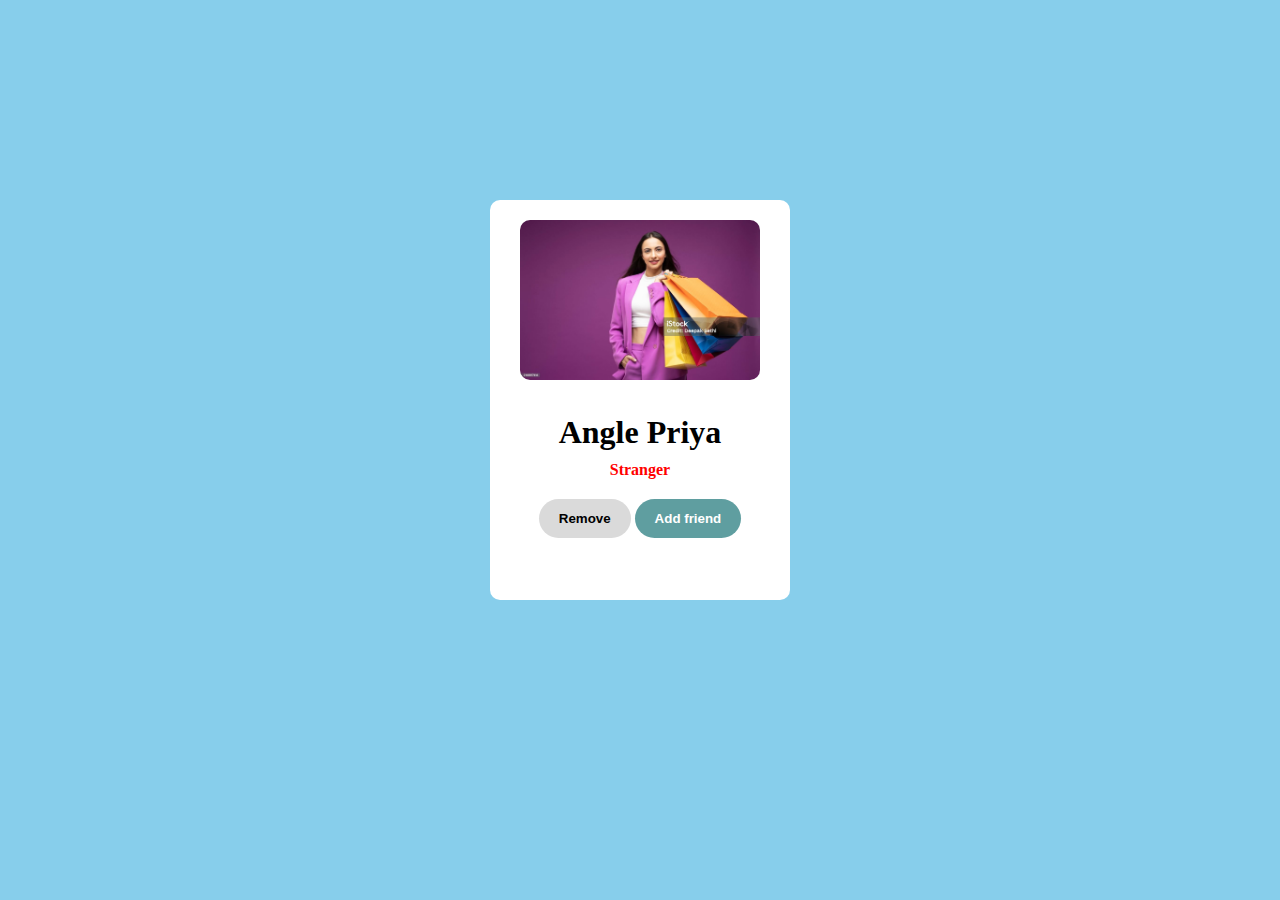
<file: 02_project/index.html>
<!DOCTYPE html>
<html lang="en">
<head>
    <meta charset="UTF-8">
    <meta name="viewport" content="width=device-width, initial-scale=1.0">
    <title>Document</title>
    <link rel="stylesheet" href="style.css">
</head>
<body>
    <div class="card">
        <div id="card_image">
            <img src="img.jpg" alt="image">
        </div>
        <h1>Angle Priya</h1>
        <h4>Stranger</h4>
        <div class="card_button">
            <button id="remove">Remove</button>
            <button id="add">Add friend</button>
        </div>
    </div>
    <script src="first.js"></script>
</body>
</html>
</file>
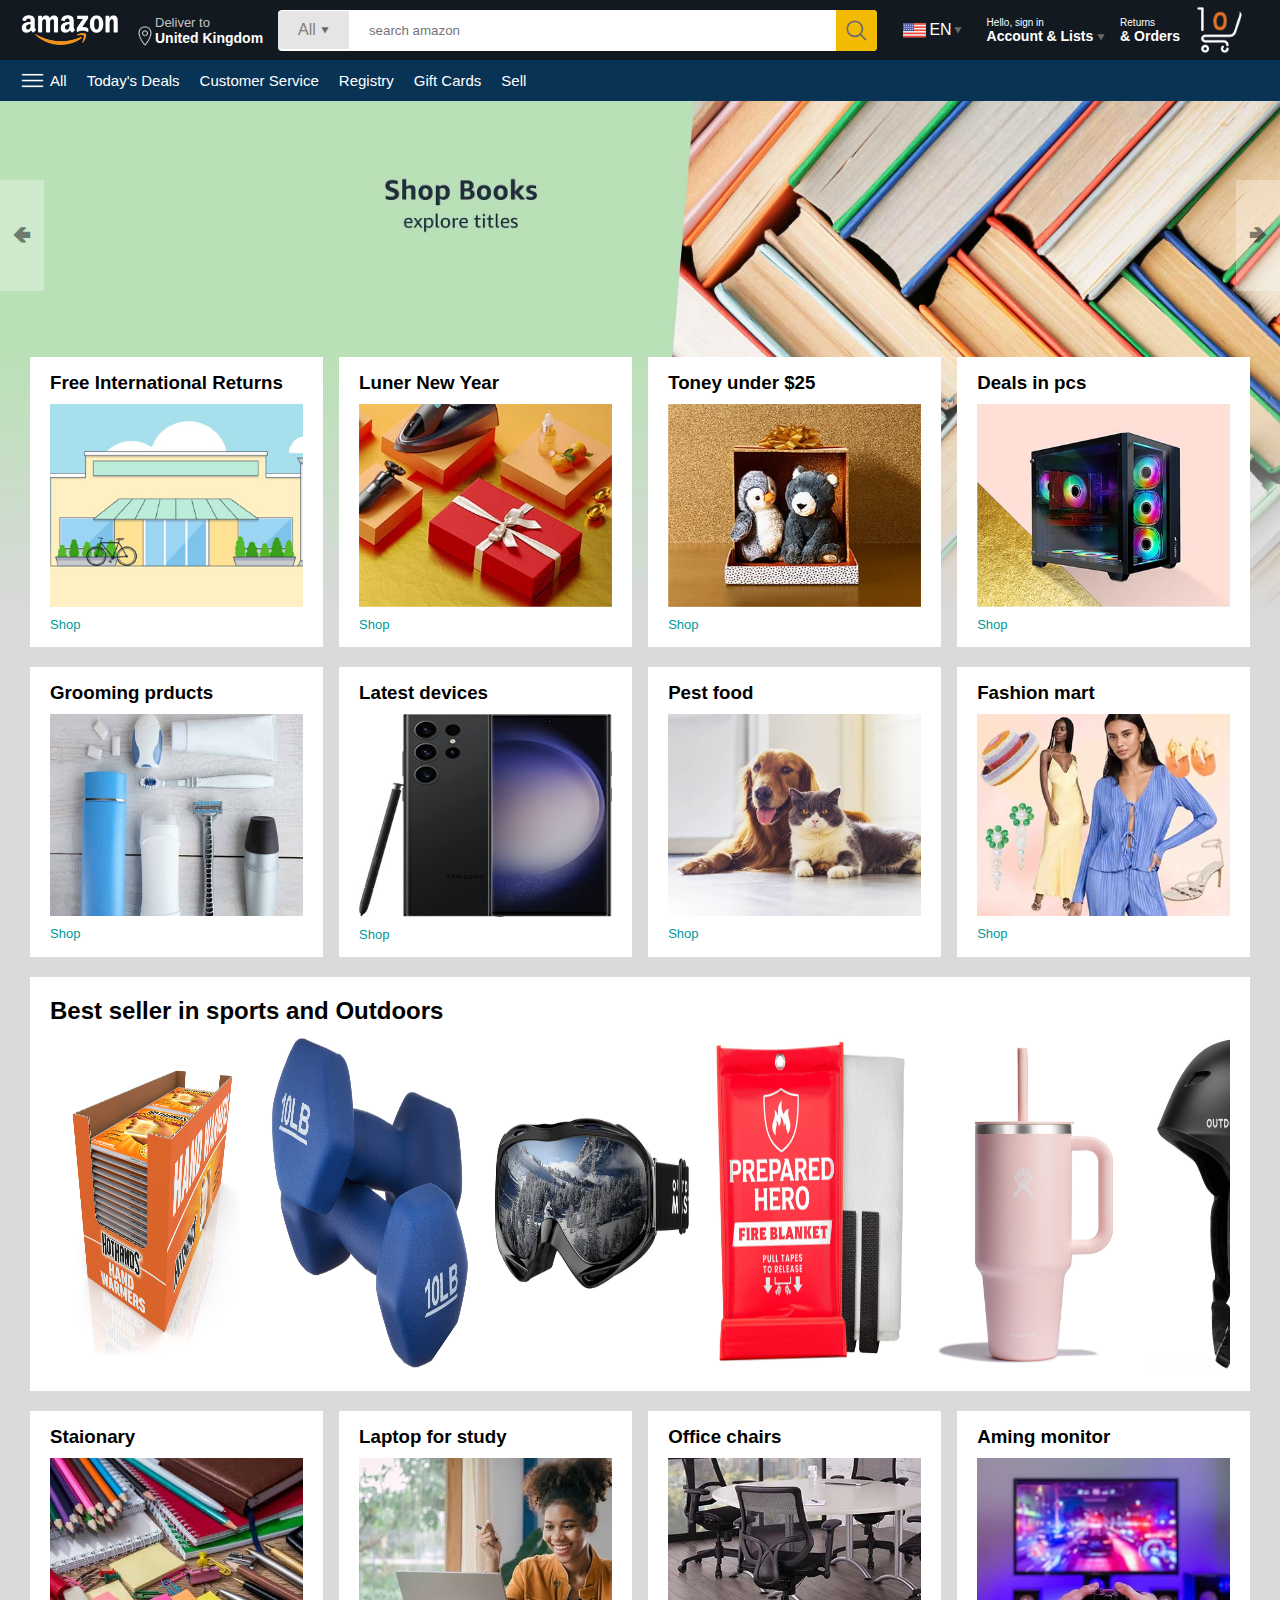
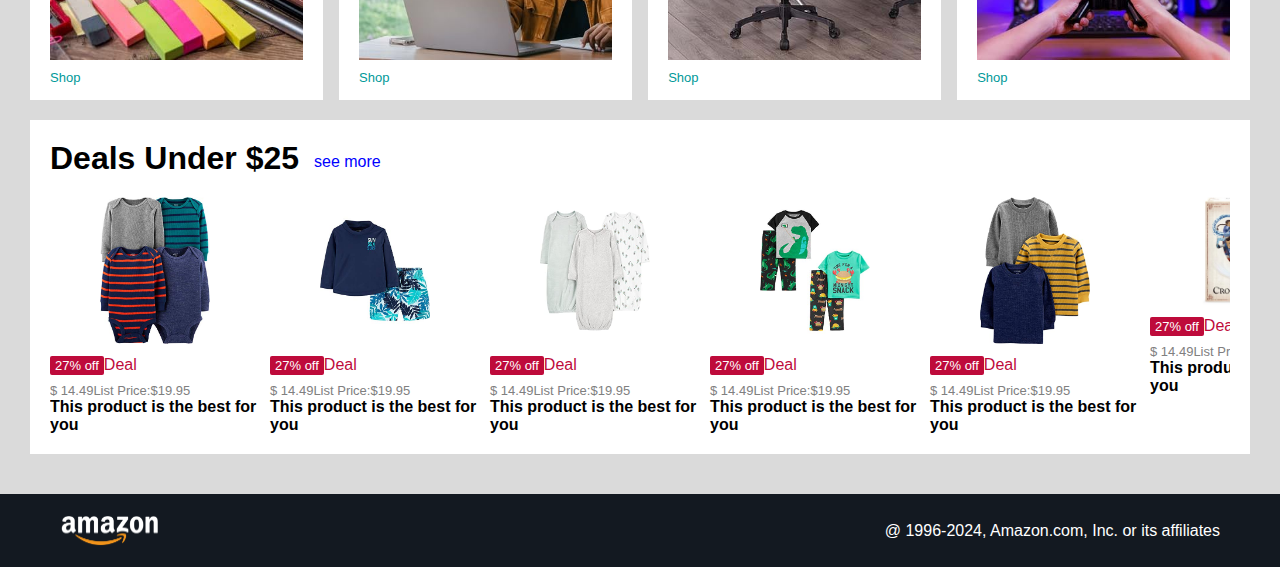
<file: webdev/01_project/index.html>
<!DOCTYPE html>
<html lang="en">
<head>
    <meta charset="UTF-8">
    <meta name="viewport" content="width=device-width, initial-scale=1.0">
    <title>Amazon Web</title>
    <link rel="stylesheet" href="style.css">
</head>
<body>
    <nav>
        <img src="assets/amazon_logo.png" width="100px" alt="">
        <div id="loc" >
            <img src="assets/location_icon.png" width="20px">
            <div>
                <p>Deliver to</p>
                <h1>United Kingdom</h1>
            </div>
        </div>
        <div class="search_box">
            <div class="search_drop_down">
                <p>All</p>
                <img src="assets/dropdown_icon.png" width="8px">
            </div>
            <input type="text" class="nav_search_input" placeholder="search amazon">
            <img src="assets/search_icon.png" class="nav_search_icon">
        </div>
        <div class="country">
            <img src="assets/us_flag.png" id="country_flag" width="25px">
            <p id="country_code">EN</p>
            <img src="assets/dropdown_icon.png" id="country_drop_down" width="8px" >
        </div>
        <div class="signin">
            <p>Hello, sign in</p>
            <h1>Account & Lists <img src="assets/dropdown_icon.png" alt="" width="8px"></h1>
            
        </div>
        <div class="return">
            <p>Returns</p>
            <h1>& Orders</h1>
        </div>
        <div class="cart_icon">
            <img src="assets/cart_icon.png" height="50px">
        </div>
    </nav>
    <div class="nav_bottom">
        <div class="menu">
            <img src="assets/menu_icon.png" alt="" width="25px">
            <p style="color: white;">All</p>
        </div>
        
            <p>Today's Deals</p>
            <p>Customer Service</p>
            <p>Registry</p>
            <p>Gift Cards</p>
            <p>Sell</p>
        
    </div>

    <div class="header-slider">
        <a href="#" class="control_previous">&#129144</a>
        <a href="#" class="control_next">&#129146</a>
        <ul>
            <img src="assets/header1.jpg" class="header-img">
            <img src="assets/header2.jpg" class="header-img">
            <img src="assets/header3.jpg" class="header-img">
            <img src="assets/header4.jpg" class="header-img">
            <img src="assets/header5.jpg" class="header-img">
            <img src="assets/header6.jpg" class="header-img">
        </ul>
    </div>
    <div class="box_row header_box">
        <div class="box_col">
            <h3>Free International Returns</h3>
            <img src="assets/box1-1.jpg" alt="">
            <a href="/">Shop</a>
        </div>
        <div class="box_col">
            <h3>Luner New Year</h3>
            <img src="assets/box1-2.jpg" alt="">
            <a href="/">Shop</a>
        </div>
        <div class="box_col">
            <h3>Toney under $25</h3>
            <img src="assets/box1-3.jpg" alt="">
            <a href="/">Shop</a>
        </div>
        <div class="box_col">
            <h3>Deals in pcs</h3>
            <img src="assets/box1-4.jpg" alt="">
            <a href="/">Shop</a>
        </div>
    </div>
    <div class="box_row ">
        <div class="box_col">
            <h3>Grooming prducts</h3>
            <img src="assets/box2-1.jpg" alt="">
            <a href="/">Shop</a>
        </div>
        <div class="box_col">
            <h3>Latest devices</h3>
            <img src="assets/box2-2.jpg" alt="">
            <a href="/">Shop</a>
        </div>
        <div class="box_col">
            <h3>Pest food</h3>
            <img src="assets/box2-3.jpg" alt="">
            <a href="/">Shop</a>
        </div>
        <div class="box_col">
            <h3>Fashion mart</h3>
            <img src="assets/box2-4.jpg" alt="">
            <a href="/">Shop</a>
        </div>
    </div>


    <div class="product_slider">
        <h2>Best seller in sports and Outdoors</h2>
        <div class="products">
            <img src="assets/product1-1.jpg" alt="">
            <img src="assets/product1-2.jpg" alt="">
            <img src="assets/product1-3.jpg" alt="">
            <img src="assets/product1-4.jpg" alt="">
            <img src="assets/product1-5.jpg" alt="">
            <img src="assets/product1-6.jpg" alt="">
            <img src="assets/product1-7.jpg" alt="">
            <img src="assets/product1-8.jpg" alt="">
            <img src="assets/product1-9.jpg" alt="">
            <img src="assets/product1-10.jpg" alt="">
        </div>
    </div>

    <div class="box_row ">
        <div class="box_col">
            <h3>Staionary</h3>
            <img src="assets/box3-1.jpg" alt="">
            <a href="/">Shop</a>
        </div>
        <div class="box_col">
            <h3>Laptop for study</h3>
            <img src="assets/box3-2.jpg" alt="">
            <a href="/">Shop</a>
        </div>
        <div class="box_col">
            <h3>Office chairs</h3>
            <img src="assets/box3-3.jpg" alt="">
            <a href="/">Shop</a>
        </div>
        <div class="box_col">
            <h3>Aming monitor</h3>
            <img src="assets/box3-4.jpg" alt="">
            <a href="/">Shop</a>
        </div>
    </div>

    <div class="product_slider_with_price">
        <div class="text">
            <h1>Deals Under $25</h1>
            <span>see more</span>
        </div>
        <div class="products">
            <div class="product_cards">
                <div class="product_img_container">
                    <img src="assets/product2-1.jpg" alt="">
                </div>
                <div class="product_offer">
                    <p>27% off</p><span>Deal</span>
                </div>
                <p class="product_price">$ <span>14.49</span>List Price:$19.95</p>
                <h4>This product is the best for you</h4>
            </div>
            <div class="product_cards">
                <div class="product_img_container">
                    <img src="assets/product2-2.jpg" alt="">
                </div>
                <div class="product_offer">
                    <p>27% off</p><span>Deal</span>
                </div>
                <p class="product_price">$ <span>14.49</span>List Price:$19.95</p>
                <h4>This product is the best for you</h4>
            </div>
            <div class="product_cards">
                <div class="product_img_container">
                    <img src="assets/product2-3.jpg" alt="">
                </div>
                <div class="product_offer">
                    <p>27% off</p><span>Deal</span>
                </div>
                <p class="product_price">$ <span>14.49</span>List Price:$19.95</p>
                <h4>This product is the best for you</h4>
            </div>
            <div class="product_cards">
                <div class="product_img_container">
                    <img src="assets/product2-4.jpg" alt="">
                </div>
                <div class="product_offer">
                    <p>27% off</p><span>Deal</span>
                </div>
                <p class="product_price">$ <span>14.49</span>List Price:$19.95</p>
                <h4>This product is the best for you</h4>
            </div>
            <div class="product_cards">
                <div class="product_img_container">
                    <img src="assets/product2-5.jpg" alt="">
                </div>
                <div class="product_offer">
                    <p>27% off</p><span>Deal</span>
                </div>
                <p class="product_price">$ <span>14.49</span>List Price:$19.95</p>
                <h4>This product is the best for you</h4>
            </div>
            <div class="product_cards">
                <div class="product_img_container">
                    <img src="assets/product2-6.jpg" alt="">
                </div>
                <div class="product_offer">
                    <p>27% off</p><span>Deal</span>
                </div>
                <p class="product_price">$ <span>14.49</span>List Price:$19.95</p>
                <h4>This product is the best for you</h4>
            </div>
            <div class="product_cards">
                <div class="product_img_container">
                    <img src="assets/product2-7.jpg" alt="">
                </div>
                <div class="product_offer">
                    <p>27% off</p><span>Deal</span>
                </div>
                <p class="product_price">$ <span>14.49</span>List Price:$19.95</p>
                <h4>This product is the best for you</h4>
            </div>
        </div>
    </div>

    <footer>
        <img src="assets/amazon_logo.png" width="100" alt="">
        <p>@ 1996-2024, Amazon.com, Inc. or its affiliates</p>
    </footer>
    <script src="index.js"></script>
</body>
</html>
</file>
<file: 02_project/style.css>
*{
    margin: 0;
    padding: 0;
}
body{
    display: flex;
    align-items: center;
    justify-content: center;
    background-color: skyblue;
    width: 100%;
}
.card{
    background-color: white;
    height: 400px;
    width: 300px;
    text-align: center;
    margin-top: 200px;
    border-radius: 10px;
}
#card_image img{
    padding: 20px 20px;
    width: 80%;
    height: 55%;
    overflow: hidden;
    object-fit: cover;
    border-radius: 30px;
}
.card h1{
    margin:10px;

}
.card h4{
    
     margin: 10px;
     color: red;
     font-weight: 700;
}
.card_button{
    padding: 10px;
}
.card_button button{
    background-color: cadetblue;
    color:#fff;
    font-weight: 700;
    padding:12px 20px;
    border-radius: 50px;
    border: none;
    cursor: pointer;
    
}
.card_button #remove{
    background-color: #dadada;
    color: black;
}
</file>
<file: webdev/01_project/style.css>
*{
    margin: 0;
    padding: 0;
    box-sizing: border-box;
    font-family: Arial, Helvetica, sans-serif;
}
body{
    background-color: #dadada;
    color: inherit;
}
nav{
    display: flex;
    align-items: center;
    justify-content: space-between;
    background: #131921;
    padding: 10px 20px;
    color:#fff;
    height: 60px;
}
#loc{
    
    display: flex;
    align-items: end;
    margin-left: 15px;
    font-size: 13px;
    color:#c4c4c4;
}
#loc h1{
    color:white;
    font-size: 14px;
}
.search_box{
    display: flex;
    flex:1;
    align-items: center;
    background: #fff;
    color:grey;
    max-width: 10000px;
    border-radius: 4px;
    margin-left: 15px;
}
.search_drop_down{
    
    display: flex;
    align-items: center;
    padding: 10px 20px;
    gap :5px;
    background: #e5e5e5;
    border-radius: 4px 0px 0px 4px;
    /* max-width: 80px; */
}

.nav_search_input{
    border: none;
    outline: none;
    padding-left: 20px;
    width: 100%;
}
.nav_search_icon{
    max-width: 41px;
    padding: 8px;
    background-color: #f2ba03;
    border-radius: 0 4px 4px 0;

}
.country{
    display: flex;
    justify-content: center;
    align-items: center;
    width: 100;
    padding: 10px 10px;
    gap:2px;
    margin-left: 15px;
    
}

.signin{
    margin-left: 15px;

}
.signin p{
    font-size: 10px;
}
.signin h1{
    font-size: 14px;
}
.return{
    margin-left: 15px;
}
.return p{
    font-size: 10px;
}
.return h1{
    font-size: 14px;
}
.cart_icon{
    margin:0 15px;
    /* width: 85px; */
    
}
.nav_bottom{
    background-color: rgb(9, 51, 84);
    display: flex;
    /* justify-content: space-between; */
    align-items: center;
    gap: 20px;
    padding: 8px 20px;
    color:white;
    font-size: 15px;
}
.menu{
    display: flex;
    align-items: center;
    gap:5px;
    font-weight: 5;
}
.header-slider ul{
    display: flex;
    overflow-y: hidden;
    /* height: 200px; */
    
}
.header-img{
    max-width: 100%;
    mask-image: linear-gradient(to bottom, #000000 50%, transparent 100%)
}
.header-slider a{
    position: absolute;
    top: 20%;
    z-index: 1;
    padding: 5vh 1vw;
    background: #ffffff4f;
    color:#0000007b;
    text-decoration: none;
    font-weight: 600;
    font-size: 18px;
    cursor: pointer;
}
.control_next{
    right:0;
}
.box_row{
    display: flex;
    flex-wrap: wrap;
    row-gap: 20px;
    justify-content: space-between;
    margin: 20px 30px;
}
.box_col{
    display: flex;
    flex-direction: column;
    gap: 10px;
    padding: 15px 20px;
    background-color: white;
    max-width: 24%;
    min-width: 200px;
    z-index: 1;
}
.box_col a{
    font-size: 13px;
    color: #009999;
    font-weight: 500;
    text-decoration: none;
}
.header_box{
    margin-top: -20vw;
}
.product_slider{
    background-color: white;
    margin: 0 30px;
    padding: 20px;
    margin-bottom: 15px;

}
.product_slider .products{
    display: flex;
    overflow-x: auto;
    gap:20px;
    margin-top: 10px;
}
.product_slider .products img{
    max-width: 200px;
    max-height: 200;
}
.product_slider .products::-webkit-scrollbar{
    display: none;
}

.product_slider_with_price{
    background-color: white;
    margin: 0px 30px;
    padding: 20px;
    margin-bottom: 40px;
    /* display: flex;
    gap:15px; */
}
.product_slider_with_price a{
    text-decoration: none;
    padding-top: 13px;
}
.product_slider_with_price .text{
    display: flex;
    gap:15px
}
.product_slider_with_price .text span{
    padding-top: 13px;
    color: blue;
}
.product_slider_with_price .products{
    display: flex;
    overflow-x: auto;
    margin-top: 20px;
    gap: 10px;

}
.product_slider_with_price .products::-webkit-scrollbar{
    display: none;
}
.product_card{
    display:flex;
    flex-direction: column;
    justify-content: end;
    min-width: 210px;
    background-color: #fbfbfb;
}
.product_cards img{
    width: 110px;
    margin: 0 50px;
}
.product_offer p{
    background: #be0b3b;
    color:#fff;
    display: inline-block;
    padding: 2px 5px;
    border-radius: 2px;
    margin: 8px 0;
    font-size: 13px;
}
.product_offer span{
    color:#be0b3b;
    font-size: 16px;
    font-weight: 500;
}
.product_price{
    color:grey;
    font-size: 13px;

}
.product_card h4{
    color:#525252;
    font-size: 15px;
    font-weight: 400;
}
footer{
    display: flex;
    justify-content: space-between;
    align-items: center;
    color: white;
    background-color: #131921;
    padding: 20px 60px;
}
</file>
